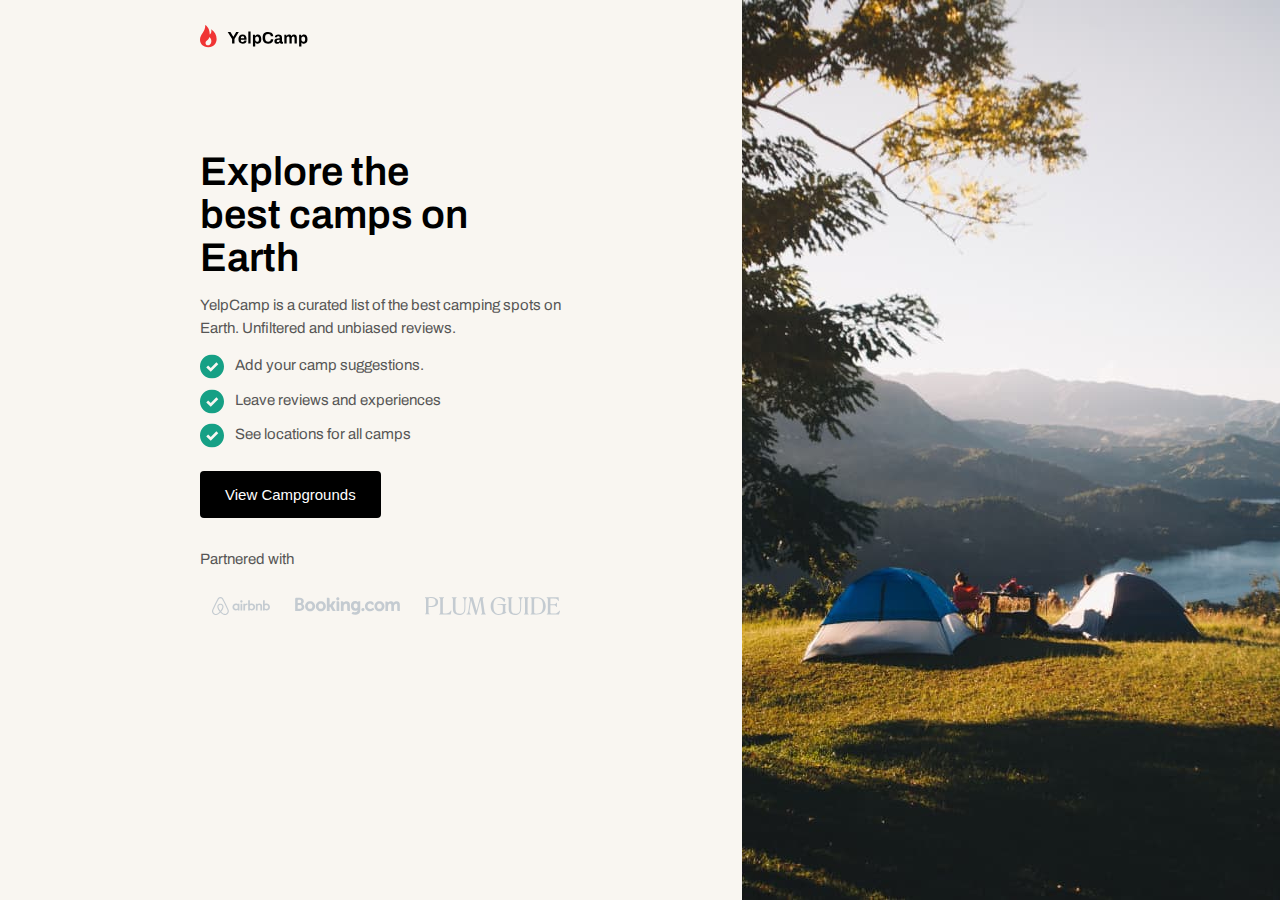
<file: index.html>
<!DOCTYPE html>
<html lang="en">
<head>
    <meta charset="UTF-8">
    <meta name="viewport" content="width=device-width, initial-scale=1.0">
    <title>YelpCamp</title>
    <link rel="stylesheet" href="style.css">
</head>
<body id="landing-page">
    <header id="landing-page-header">
        <div id="logo-div">
            <a href="home.html"><img src="images\Logo.svg" alt="Logo"></a>
        </div>
    </header>
    <main>
        <section id="hero-div">
            <div id="hero-img-div">
                <img src="images\Hero Image.jpg" alt="Hero Image">
            </div>
            <div id="hero-details-div">
                <h2>Explore the best camps on Earth</h2>
                <p>YelpCamp is a curated list of the best camping spots on Earth.
                   Unfiltered and unbiased reviews.
                </p>
                <ul class="features-list">
                    <li>Add your camp suggestions.</li>
                    <li>Leave reviews and experiences</li>
                    <li>See locations for all camps</li>
                </ul>
                <button class="primary-btn"><a href="home.html">View Campgrounds</a></button>
                <h4>Partnered with</h4>
                <ul class="partner-list">
                    <li><img src="images\Airbnb.svg" alt="Airbnb"></li>
                    <li><img src="images\Booking.svg" alt="Booking"></li>
                    <li><img src="images\Plum Guide.svg" alt="Plum Guide"></li>
                </ul>
            </div>
        </section>
    </main>
    <script src="app.js"></script>
</body>
</html>
</file>
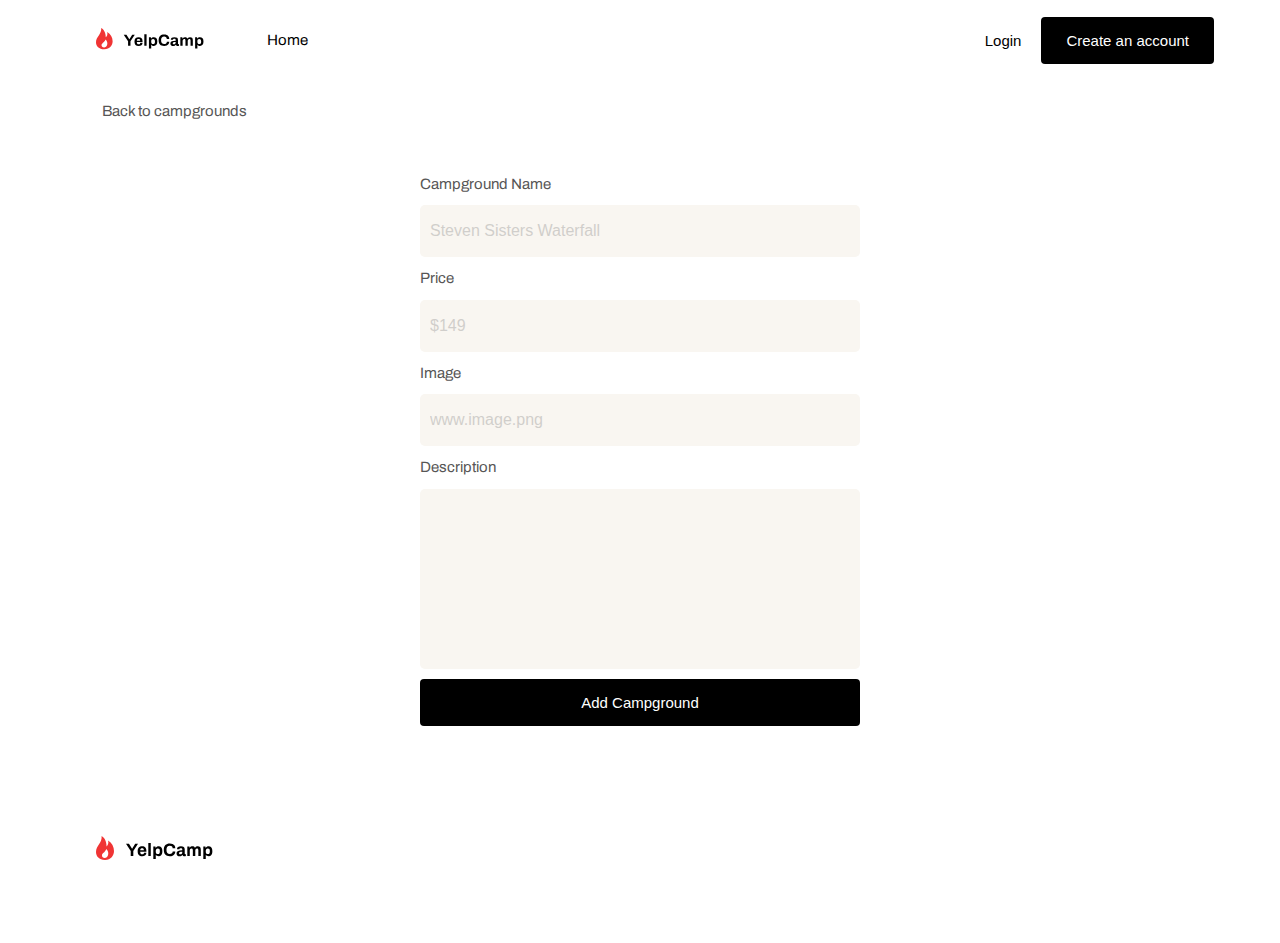
<file: add camp.html>
<!DOCTYPE html>
<html lang="en">
<head>
    <meta charset="UTF-8">
    <meta name="viewport" content="width=device-width, initial-scale=1.0">
    <title>YelpCamp Home</title>
    <link rel="stylesheet" href="style.css">
</head>
<body>
    <header id="home-header">
        <div id="logo-div">
            <a href="home.html"><img src="images\Logo.svg" alt="Logo"></a>
            <div class="menu-bar-div">
                <button class="menu-bar-btn"><img src="images\Hamburger Menu.svg" alt="Menu Bar"></button>
            </div> 
        </div>
        <nav id="nav-div">
            <ul id="nav-wrapper">
                <li><a href="home.html">Home</a></li>
                <li id="account-div">
                    <button><a href="signin.html" class="black-cl">Login</a></button>
                    <a href="signup.html"><button class="primary-btn">Create an account</button></a>
                </li>
            </ul>
        </nav>
    </header>
    <main>
        <section id="back-to-home" class="back-to-home-margin">
            <a href="home.html"><i class="fa-solid fa-arrow-left-long"></i>Back to campgrounds</a>
        </section>
        <section id="add-camp-section">
            <div id="add-camp-wrapper">
                <label for="add-camp-name">Campground Name</label>
                <input id="add-camp-name" type="text" placeholder="Steven Sisters Waterfall">
                <label for="add-camp-price">Price</label>
                <input id="add-camp-price" type="text" placeholder="$149">
                <label for="add-camp-image">Image</label>
                <input id="add-camp-image" type="text" placeholder="www.image.png">
                <label for="add-camp-description">Description</label>
                <textarea name="Description" id="" cols="30" rows="10" placeholder=""></textarea>
                <button class="primary-btn">Add Campground</button>
            </div>
        </section>
    </main>
    <footer>
        <div class="footer-logo-div">
            <img src="images\Logo.svg" alt="logo">
        </div>
    </footer>
    <script src="app.js"></script>
</body>
</html>
</file>
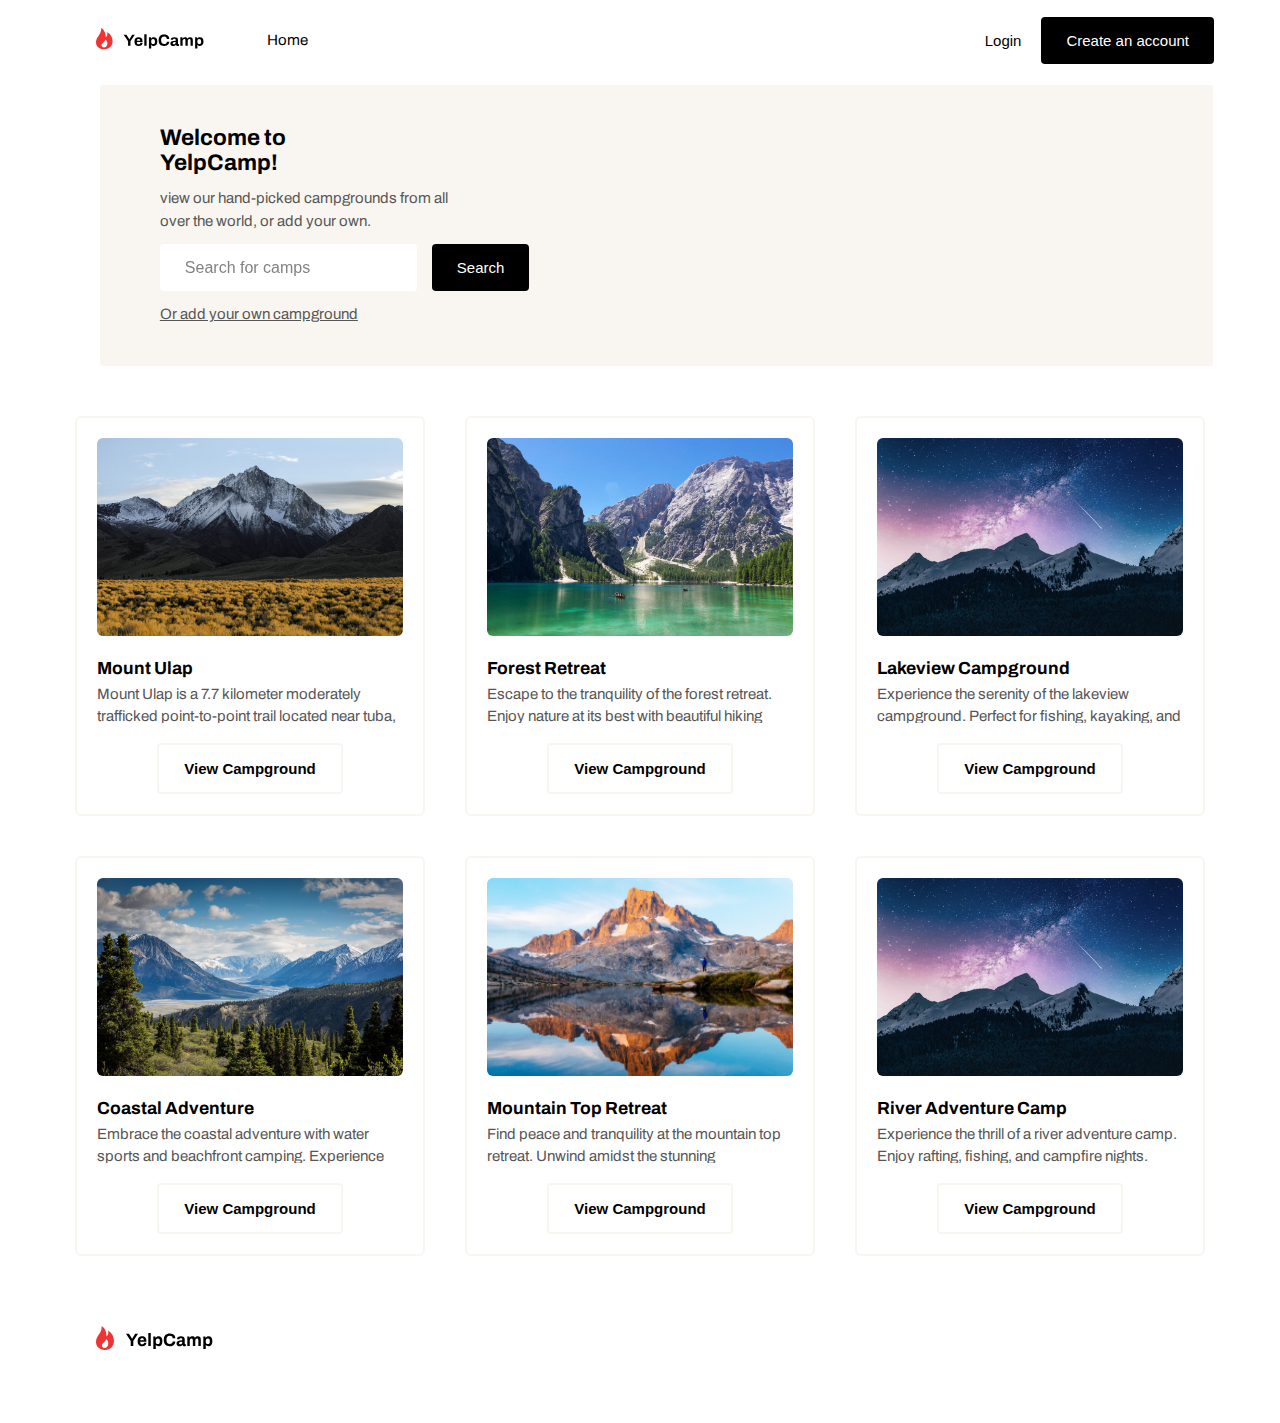
<file: home.html>
<!DOCTYPE html>
<html lang="en">
<head>
    <meta charset="UTF-8">
    <meta name="viewport" content="width=device-width, initial-scale=1.0">
    <title>YelpCamp Home</title>
    <link rel="stylesheet" href="style.css">
</head>
<body>
    <header id="home-header">
        <div id="logo-div">
            <a href="index.html"><img src="images\Logo.svg" alt="Logo"></a>
            <div class="menu-bar-div">
                <button class="menu-bar-btn"><img src="images\Hamburger Menu.svg" alt="Menu Bar"></button>
            </div> 
        </div>
        <nav id="nav-div">
            <ul id="nav-wrapper">
                <li><a href="home.html">Home</a></li>
                <li id="account-div">
                    <button><a href="signin.html" class="black-cl">Login</a></button>
                    <a href="signup.html"><button class="primary-btn">Create an account</button></a>
                </li>
            </ul>
        </nav>
    </header>
    <main>
        <section id="search-section">
            <div id="search-div-wrapper">
                <h2>Welcome to <br> YelpCamp!</h2>
                <p>view our hand-picked campgrounds from all
                     over the world, or add your own.
                </p>
                <div class="search-div">
                    <input id="search-input-div" type="search" placeholder="Search for camps">
                    <button class="primary-btn">Search</button>
                </div>
                <a href="add camp.html"> Or add your own campground</a>
            </div>
        </section>
        <section id="campground-section">
            <div id="campground-card-wrapper-div">
                <!-- <div class="campground-card-div">
                    <div class="campground-card-img-div">
                        <img src="images\Camp Images\High Quality Images\Mount Ulap.png" alt="">
                    </div>
                    <div class="campground-card-details-div">
                        <h3>Mount Ulap</h3>
                        <p>One of the most famous hikes
                             in Benguet is Mt Ulap in Itogon
                        </p>
                    </div>
                    <a href="camp.html"><button class="secondary-btn">View Campground</button></a>
                </div> -->
            </div>
        </section>
    </main>
    <footer>
        <div class="footer-logo-div">
            <img src="images\Logo.svg" alt="logo">
        </div>
    </footer>
    <script src="app.js"></script>
    <script src="loadcamps.js"></script>
</body>
</html>
</file>
<file: style.css>
@import url('https://fonts.googleapis.com/css2?family=Archivo:ital,wght@0,100;0,200;0,300;0,400;0,500;0,600;0,900;1,100;1,200&display=swap');
html {
    font-size: 10px;
    font-family: 'Archivo', sans-serif;
    --line-height: 1.5;
    --primary-color: rgb(87, 86, 86);
    --secondary-color: white;
    --bg-color: #F9F6F1;
    --black-color: black;
    --sm-fs: 1rem;
    --md-fs: 1.5rem;
    --lg-fs: 2rem;
    --xl-fs: 2.5rem;
    --xxl-fs: 3rem;
    --xxxl-fs: 4rem;
}
*{
    margin: 0;
    padding: 0;
    border: 0;
    outline: 0;
    box-sizing: border-box;
    /* outline: 1px dashed black; */
}
li {
    list-style-type: none;
}
a {
    text-decoration: none;
    color: inherit;
    font-size: inherit;
}
button {
    background: none;
    cursor: pointer;
    font-size: inherit;
}
img{
    display: block;
    max-width: 100%;
}
body {
    font-size: var(--md-fs);
    color: var(--primary-color);
    line-height: var(--line-height);
}
header:not(#landing-page-header){
    margin: 0 auto;
    width: 100%;
    display: flex;
    justify-content: space-between;
    align-items: center;
    height: 40px;
    background-color: white;
    position: fixed;
    top: 0;
    padding: 4rem 7.5%;
}

nav #nav-wrapper, nav #account-div {
    display: flex;
    align-items: center;
    flex-direction: column;
    gap: 2rem;
    color: var(--black-color);
    font-size: var(--md-fs);
}
nav #nav-wrapper {
    position: fixed;
    right: 0px;
    top: 0px;
    background-color: var(--bg-color);
    padding: 10rem 2rem 6rem;
    border-radius: 7px;
    transform: translateX(300px);
    transition: transform 0.5s ease-in-out;
}
.black-cl {
    color: var(--black-color) !important;
}
.show-menu {
    transform: translateX(0) !important;
}
#logo-div{
    display: flex;
    width: 100%;
    justify-content: space-between;
    z-index: 100;
}
.menu-bar-div .menu-bar-btn {
    background: var(--bg-color);
    border-radius: 3px;
    padding: 0.5rem;
}
.primary-btn {
    background-color: var(--black-color);
    color: var(--secondary-color);
    padding: 1.5rem 2.5rem;
    border-radius: 4px;
}
.secondary-btn {
    background-color: var(--secondary-color);
    color: var(--black-color);
    border: 2px solid var(--bg-color);
    padding: 1.5rem 2.5rem;
    border-radius: 4px;
    font-size: var(--md-fs);
    font-weight: bold;
}
/* search section */
#search-section {
    width: 85%;
    margin: 8.5rem auto 0;
    background-color: var(--bg-color);
    border-radius: 3px;
    padding: 4rem 0;
}
#search-div-wrapper {
    width: clamp(200px, 80%, 500px);
    margin: 0 auto;
    display: flex;
    flex-direction: column;
    gap: 1.2rem;
}
#search-div-wrapper h2 {
    color: var(--black-color);
    line-height: normal;
}
#search-div-wrapper p {
    max-width: 300px
}
#search-div-wrapper a {
    text-decoration: underline;
}
.search-div {
    display: flex;
    flex-direction: column;
    gap: 1.5rem;
}
#search-div-wrapper #search-input-div {
    padding: 1.2rem 2.5rem;
    border-radius: 4px;
    appearance: none;
    font-size: 1.6rem;
}
#search-div-wrapper #search-input-div:focus {
    border: 2px solid black;
}
#search-div-wrapper #search-input-div::placeholder {
    opacity: 0.9;
}

/* landing page hero div */
#landing-page {
    background-color: var(--bg-color);
}
#landing-page-header {
    margin: 2.5rem auto;
    width: 85%;
    display: flex;
    justify-content: space-between;
    align-items: center;
}
#hero-div {
    display: flex;
    flex-direction: column;
    gap: 2rem;
}
#hero-div #hero-img-div {
    height: 300px;
    overflow: hidden;
}
#hero-div #hero-img-div img {
    width: 100%;
    height: 100%;
    object-fit: cover;
    object-position: 100% 70%;
}
#hero-div #hero-details-div {
    padding: 5%;
}
#hero-div #hero-details-div > * {
    margin-bottom: 1.5rem;
}
#hero-div #hero-details-div h2 {
    color: var(--black-color);
    font-weight: 600;
    line-height: normal;
    font-size: clamp(var(--xxl-fs), 4vw , 40px);
    width: clamp(100px, 80%, 800px);
}
#hero-div #hero-details-div h4 {
    font-weight: 400;
}
#hero-div #hero-details-div .features-list {
    display: flex;
    flex-direction: column;
    gap: 1.2rem;
}
#hero-div #hero-details-div .features-list li {
    position: relative;
    padding-left: 3.5rem;
}
#hero-div #hero-details-div .features-list li::before {
    content: url(./images/Checkmark.svg);
    position: absolute;
    left: 0;
}
#hero-div #hero-details-div .partner-list {
    display: flex;
}
#hero-div #hero-details-div button {
    margin: 1rem 0 3rem 0;
}
/* campground section  */

#campground-section {
    width: 90%;
    margin: 5rem auto;
}
#campground-card-wrapper-div {
    display: flex;
    flex-wrap: wrap;
    justify-content: center;
    gap: 4rem;
    margin: 0 auto;
}
.campground-card-div {
    width: 350px;
    height: 400px;
    display: flex;
    flex-direction: column;
    justify-content: center;
    align-items: center;
    padding:2rem;
    gap: 2rem;
    border: 2px solid var(--bg-color);
    border-radius: 6px;
}
.campground-card-img-div {
    width: 100%;
    height: 200px;
    background-color: var(--bg-color);
    overflow: hidden;
    border-radius: 6px;
}
.campground-card-img-div img {
    width: 100%;
    height: 100%;
    object-fit: cover;
}
.campground-card-details-div h3{
    color: var(--black-color)
}
.campground-card-details-div p {
    width: 100%;
    height: 40px;
    overflow: hidden;
}

/* sign up */
#signup-header {
    display: flex;
    width: 85%;
    justify-content: space-between;
    margin: 10rem auto 2rem;
    height: none;
    position: relative;
    top: 20px;
    padding: 2rem 0;
}
#signup-div {
    display: flex;
    flex-direction: column;
}
#signup-div .right-col {
    background-color: var(--bg-color);
    padding: 5rem 2rem;
}
#signup-div .right-col .testimony-div {
    display: flex;
    gap: 1.5rem;
    margin-top: 2rem;
}
#signup-div .right-col h3 {
    color: var(--black-color);
    font-size: var(--lg-fs);
}
#signup-div .right-col h4 {
    color: var(--black-color);
    font-size: var(--md-fs);
}
#signup-div h2{
    color: var(--black-color);
    font-weight: 600;
    line-height: normal;
    font-size: clamp(var(--xxl-fs), 4vw , 40px);
    width: clamp(100px, 80%, 400px);
}
#signup-div .left-col {
    display: flex;
    flex-direction: column;
    gap: 3rem;
    width: 85%;
    margin: 4rem auto;
}
#signup-div .left-col input{
    display: block;
    background-color: var(--bg-color);
    margin-top: 1rem;
    padding: 1.7rem 1rem;
    border-radius: 4px;
    font-size: 1.6rem;
}
#signup-div .left-col input::placeholder{
    opacity: 0.6;
}
#signup-div .left-col input, #signup-div .left-col button {
    width: clamp(200px, 100%, 550px);
}
#signup-div .left-col .signin-div a {
    text-decoration: underline;
    color: rgb(29, 201, 231);
}


/* camp pages */
#camp-page-main {
    display: grid;
    grid-auto-flow: row;
    gap: 3rem;
}

#camp-page-main {
    margin-top: 10rem;
}
#camp-details-section, #reviews-section,
#map-section {
    width: 90%;
    margin: 0 auto;
}

.camp-details-card {
    display: flex;
    flex-direction: column;
    gap: 1.5rem;
    padding: 3rem;
    border: 2px solid var(--bg-color);
}
.camp-img-div {
    width: 100%;
    height: auto;
    background-color: var(--bg-color);
    border-radius: 5px;
    overflow: hidden;
}
.camp-img-div img {
    width: 100%;
    height: 100%;
    object-fit: cover;
}
.camp-name-price-div {
    display: flex;
    justify-content: space-between;
    align-items: center;
}
.camp-details-card h2, .review-div h3 {
    color: var(--black-color);
}

/* Reviews comment */

#reviews-wrapper {
    display: flex;
    flex-direction: column;
    border: 2px solid var(--bg-color);
}
#reviews-wrapper button {
    width: 200px;
    margin: 3rem auto 3rem 3rem;
    padding: 2rem 0 ;
}
#reviews-wrapper button i {
    margin-right: 1rem;
}
.review-div {
    display: flex;
    flex-direction: column;
    gap: 1.5rem;
    margin: 0 auto;
    width: 90%;
    padding: 2.5rem 0.8rem;
}
.review-div:not(:last-child) {
    border-bottom: 2px solid var(--bg-color);
}
.author-time-div {
    display: flex;
    justify-content: space-between;
}
#map-div {
    border: 2px solid var(--bg-color);
    padding: 3rem;
}
.map-img-div {
    display: flex;
    margin: 0 auto;
    height: auto;
    overflow: hidden;
    border-radius: 5px;
}
#map-div img {
    width: 100%;
    height: 100%;
    object-fit: cover;
}

#back-to-home {
   display: flex;
   margin-left: 3rem;
}

/* coomment div */
#comment-div {
    position: fixed;
    top: 50%;
    left: 50%;
    transform: translate(-50%, -50%);
    width: 80%;
    height: 70%;
    border: 2px solid var(--bg-color);
    z-index: 2;
    transition: all 0.5s ease-in-out;
}
.hide{
    display: none !important;
}
#comment-div::before{
    content: "";
    position: absolute;
    top: 50%;
    left: 50%;
    transform: translate(-50%,-50%);
    background-color: var(--secondary-color);
    opacity: 0.8;
    width: 300%;
    height: 300%;
    z-index: -1000;
}
#comment-div-wrapper {
    display: flex;
    flex-direction: column;
    gap: 2rem;
    border: 2px solid var(--bg-color);
    padding: 3rem;
    background-color: var(--secondary-color);
}
.back-to-home-margin{
    margin-top: 10rem;
    margin-left: 8% !important;
}
.title-close-div {
    display: flex;
    justify-content: space-between;
}
#comment-div-wrapper textarea {
    appearance: none;
    background-color: var(--bg-color);
    font-size: 1.6rem;
    padding: 2rem;
    border-radius: 5px;
    resize: none;
}
#comment-div-wrapper textarea::placeholder{
    opacity: .5;
}
#comment-div-wrapper h2 {
    color: var(--black-color);
}

/* add camp section */
#add-camp-section{
    margin: 1rem 0;
}
#add-camp-wrapper {
    width: clamp(200px, 90%, 500px);
    display: flex;
    flex-direction: column;
    gap: 1rem;
    padding: 4rem 3rem;
    margin-left: 4%;
}
#add-camp-wrapper input {
    background-color: var(--bg-color);
    padding: 1.7rem 1rem;
    border-radius: 5px;
    font-size: 1.6rem;
}
#add-camp-wrapper input::placeholder,
 #add-camp-wrapper textarea::placeholder{
    opacity: 0.3;
}
#add-camp-wrapper textarea{
    resize: none;
    appearance: none;
    background-color: var(--bg-color);
    border-radius: 5px;
    font-size: 1.6rem;
}
/* footer */
.footer-logo-div {
    width: 85%;
    margin: 7rem auto;
}

@media (min-width: 960px){

    /* navigation */
    header {
        justify-content: flex-start;
        align-items: center;
    }
    .menu-bar-div {
        display: none;
    }
    #logo-div{
        display: flex;
        width: 10%;
        justify-content: flex-start;
    }
    #nav-div {
        width: 87%;
    }
    nav #nav-wrapper, nav #account-div {
        flex-direction: row;
        justify-content: space-between;
        gap: 2rem;
    }
    nav #nav-wrapper {
        position: relative;
        background: none;
        padding: 0;
        border-radius: 0;
        transform: translateX(0);
        width: 100%;
        display: flex;
        justify-content: space-between;
        flex-direction: row;
    }
    #nav-wrapper:first-child {
        margin-left: 3rem;
    }

    /* search section */
    #search-section {
        width: 87%;
        margin-left: 7.8%;
    }
    #search-div-wrapper {
        width: 90%;
        margin-left: 6rem;
    }
    .search-div {
        flex-direction: row;
    }

    /* Landing Page */
    #landing-page-header{
        position: fixed;
        margin-left: 20rem;
    }
    /* hero div */
    #hero-div {
        width: 100vw;
        flex-direction: row;
        height: 100vh;
    }
    #hero-div #hero-img-div {
        order: 2;
        width: 70vw;
        height: 100%;
    }
    #hero-div #hero-img-div img {
        object-fit: cover;
        object-position: center;
    }
    #hero-div #hero-details-div {
        order: 1;
        padding: 15rem 15rem 0 20rem;
    }

    /* sign up */
    #signup-header {
        position: fixed;
        display: flex;
        width: 60% !important;
        margin-top: 0;
    }
    #signup-div {
        flex-direction: row;
        width: 100%;
    }
    #signup-div .right-col {
        background-color: var(--bg-color);
        padding: 20rem 10rem;
        width: 40%;
        height: 100vh;
    }
    #signup-div .left-col {
        display: flex;
        gap: 3rem;
        width: 60%;
        margin: 5rem 0 0 0;
        padding: 4rem 2rem 4rem 10rem;
    }

    /* camp pages  */
    #camp-page-main {
        display: grid;
        padding: 0 2rem 0 1rem;
        grid-template-areas: 
        'back back'
        'aside main'
        'aside comment';
    }
    #back-to-home{
        grid-area: back;
        margin-left: 8rem;
    }
    #camp-details-section {
        grid-area: main;
    }
    #reviews-section {
        grid-area: comment;
    }
    #map-section {
        grid-area: aside;
        grid-row: 2/3;
        margin-left: 7.5rem;
    }
    #reviews-wrapper button {
        width: 200px;
        margin: 3rem 3rem 3rem auto;
        padding: 2rem 0 ;
    }

    /* add-camp-section */
    #add-camp-wrapper {
        margin: 0 auto;
    }
}
</file>
